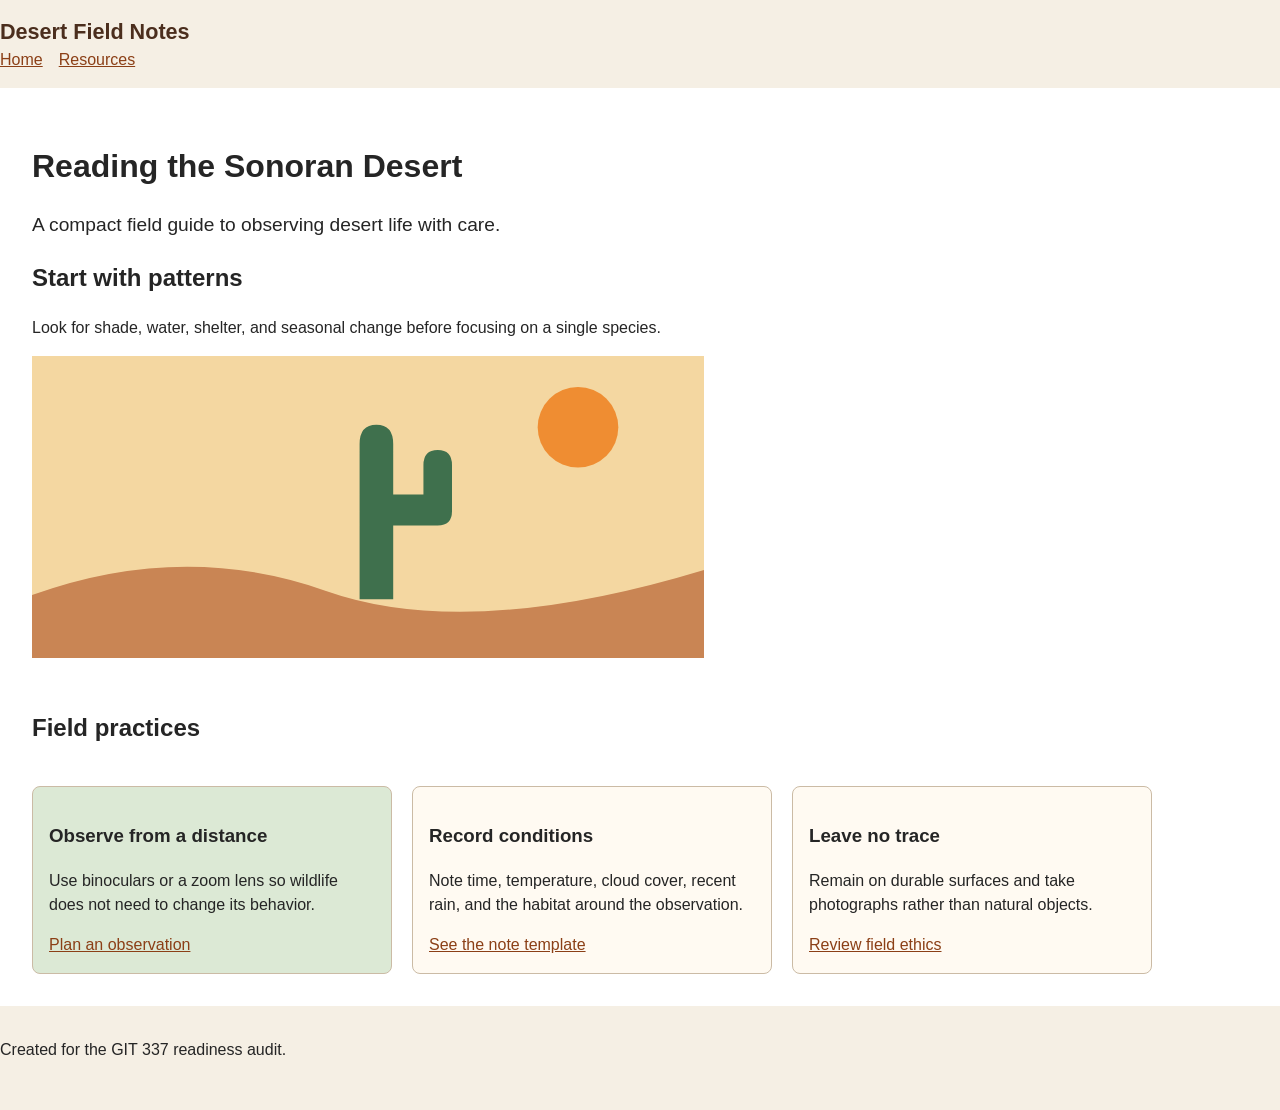
<file: index.html>
<!doctype html>
<html lang="en-US">
  <head>
    <meta charset="utf-8">
    <meta name="viewport" content="width=device-width, initial-scale=1"/>
    <title>Desert Field Notes</title>
    <link rel="stylesheet" href="css/styles.css">
  </head>
  <body>
    <header class="site-header">
      <a class="site-name" href="index.html">Desert Field Notes</a>
      <nav aria-label="Primary navigation">
        <ul class="nav-list">
          <li><a href="index.html">Home</a></li>
          <li><a href="pages/resources.html">Resources</a></li>
        </ul>
      </nav>
    </header>

    <main>
      <h1>Reading the Sonoran Desert</h1>
      <p class="lede">A compact field guide to observing desert life with care.</p>

      <section class="intro">
        <h2>Start with patterns</h2>
        <p>Look for shade, water, shelter, and seasonal change before focusing on a single species.</p>
        <img src="images/saguaro-study.svg" alt="An illustration of a cactus in the desert with the sun.">
      </section>

      <section class="cards" aria-labelledby="field-practices">
        <h2 id="field-practices">Field practices</h2>
        <article class="card featured" id="featured-card">
          <h3>Observe from a distance</h3>
          <p>Use binoculars or a zoom lens so wildlife does not need to change its behavior.</p>
          <a href="pages/resources.html">Plan an observation</a>
        </article>
        <article class="card">
          <h3>Record conditions</h3>
          <p>Note time, temperature, cloud cover, recent rain, and the habitat around the observation.</p>
          <a href="pages/resources.html#notes">See the note template</a>
        </article>
        <article class="card">
          <h3>Leave no trace</h3>
          <p>Remain on durable surfaces and take photographs rather than natural objects.</p>
          <a href="pages/resources.html#ethics">Review field ethics</a>
        </article>
      </section>
    </main>

    <footer>
      <p>Created for the GIT 337 readiness audit.</p>
    </footer>
  </body>
</html>
</file>
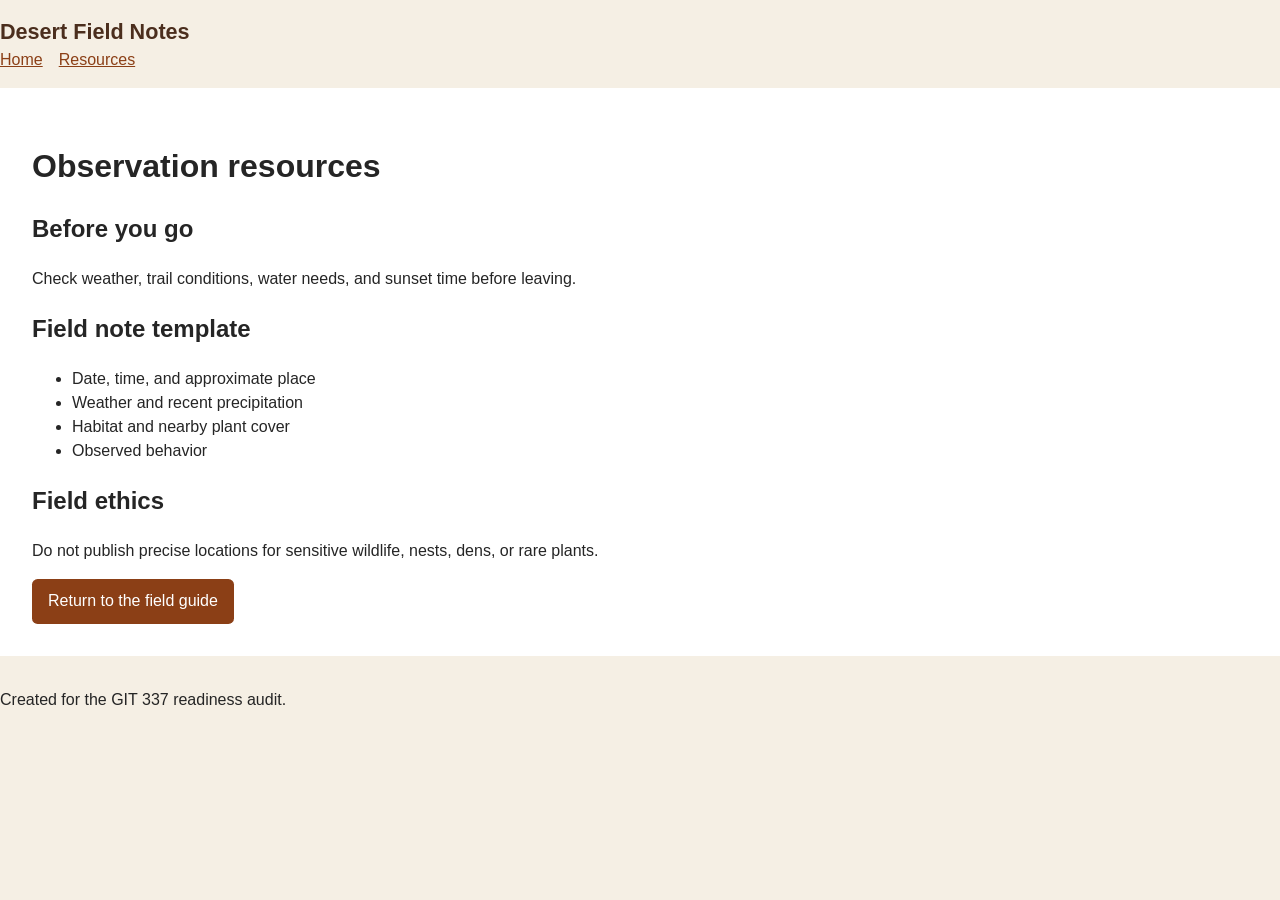
<file: pages/resources.html>
<!doctype html>
<html lang="en-US">
  <head>
    <meta charset="utf-8">
    <meta name="viewport" content="width=device-width, initial-scale=1"/>
    <title>Resources | Desert Field Notes</title>
    <link rel="stylesheet" href="../css/styles.css">
  </head>
  <body>
    <header class="site-header">
      <a class="site-name" href="../index.html">Desert Field Notes</a>
      <nav aria-label="Primary navigation">
        <ul class="nav-list">
          <li><a href="../index.html">Home</a></li>
          <li><a href="resources.html">Resources</a></li>
        </ul>
      </nav>
    </header>

    <main>
      <h1>Observation resources</h1>
      <section>
        <h2>Before you go</h2>
        <p>Check weather, trail conditions, water needs, and sunset time before leaving.</p>
      </section>

      <section id="notes">
        <h2>Field note template</h2>
        <ul>
          <li>Date, time, and approximate place</li>
          <li>Weather and recent precipitation</li>
          <li>Habitat and nearby plant cover</li>
          <li>Observed behavior</li>
        </ul>
      </section>

      <section id="ethics">
        <h2>Field ethics</h2>
        <p>Do not publish precise locations for sensitive wildlife, nests, dens, or rare plants.</p>
        <a class="button" href="../index.html">Return to the field guide</a>
      </section>
    </main>

    <footer>
      <p>Created for the GIT 337 readiness audit.</p>
    </footer>
  </body>
</html>
</file>
<file: css/styles.css>
* {
  box-sizing: border-box;
}

body {
  margin: 0;
  color: #252525;
  background: #f5efe4;
  font-family: Arial, Helvetica, sans-serif;
  line-height: 1.5;
}

a {
  color: #8b3f16;
}

a:focus {
  outline: 4px solid #252525;
  outline-offset: 4px;
}

.site-header,
main,
footer {
  width: 100%;
  margin-inline: auto;
}

.site-header {
  display: flex;
  align-items: center;
  justify-content: space-between;
  padding-block: 1rem;
}

.site-name {
  color: #4b2e1d;
  font-size: 1.35rem;
  font-weight: 700;
  text-decoration: none;
}

.nav-list {
  display: flex;
  gap: 1rem;
  margin: 0;
  padding: 0;
  list-style: none;
}

main {
  padding: 2rem;
  background: #fff;
}

.lede {
  max-width: 60ch;
  font-size: 1.2rem;
}

.intro img {
  display: block;
  width: 100%;
  max-width: 42rem;
  height: auto;
}

.cards {
  display: grid;
  grid-template-columns: repeat(auto-fill, 360px);
  gap: 1.25rem;
  margin-top: 2rem;
}

.cards > h2 {
  grid-column: 1 / -1;
}

.card {
  padding: 1rem;
  border: 1px solid #cbbba5;
  border-radius: .5rem;
  background: #fffaf2;
}

.featured {
  background: #dce9d5;
}

.button {
  display: inline-block;
  padding: .65rem 1rem;
  color: white;
  background: #8b3f16;
  border-radius: .35rem;
  text-decoration: none;
}

footer {
  padding-block: 1rem 2rem;
}

@media (min-width: 700px) or (max-width: 500px){
  .site-header {
    flex-direction: column;
    align-items: flex-start;
  }
}

@media (max-width: 500px){
  .cards {
    grid-template-columns: 1fr;
  }
}
</file>
